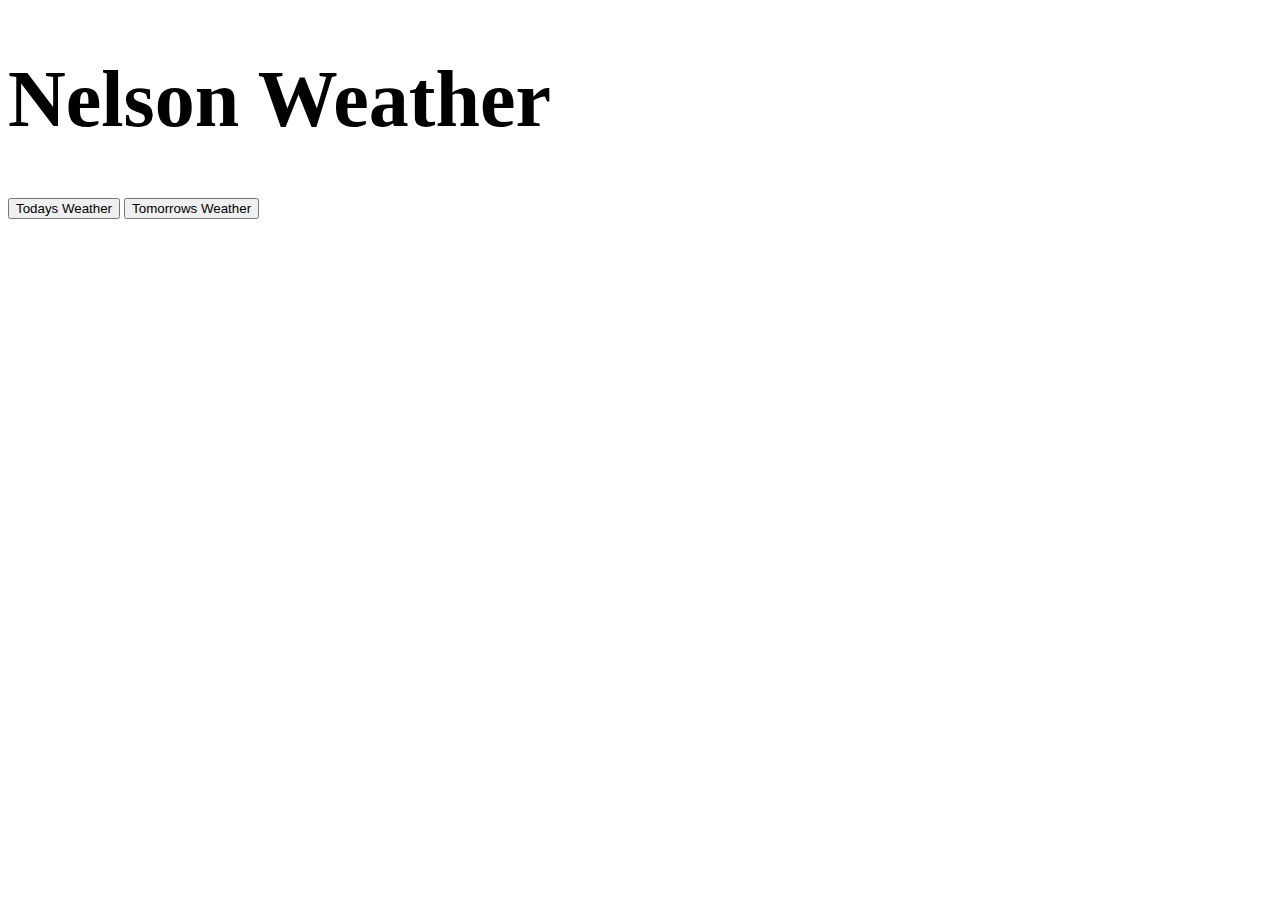
<file: weatherApi.html>
<!DOCTYPE html>
<html lang="en">
<head>
    <meta charset="UTF-8">
    <meta http-equiv="X-UA-Compatible" content="IE=edge">
    <meta name="viewport" content="width=device-width, initial-scale=1.0">
    <title>Document</title>
    <style>
        h1 {
            font-size: 5rem;
        }
        p {
            font-size: 2rem;
        }
    </style>
</head>
<body>
    <h1>Nelson Weather</h1> 
  <div id="weather"></div> 
  <div id="weather2"></div> 
  <button onclick="today()">Todays Weather</button>
  <button onclick="tomorrow()">Tomorrows Weather</button>

    
<!-- We interac with API by making requests to endpoints 
http://mywebsite.com/create

http://mywebsite.com/read 
http://mywebsite.com/update
http://mywebsite.com/delete


http://api.marketstack.com/v1/eod
? access_key = YOUR_ACCESS_KEY 
& symbols = AAPL


http://api.marketstack.com/v1/eod?access_key=7f57b03e875033aa5009c4d7463c73bc&symbols=AAPL -->


<script>


    
    let url = "https://www.7timer.info/bin/civil.php?lon=-117.29&lat=49.4928&unit=metric&output=json";

    
    let response = fetch(url);
    
    fetch(url)
       .then(response => response.json() // fetch must be designed as a javascript promise
       
    //   response.text() // reads response returns text
    //   response.json() // parse the json for you automatically
    //   response.formData() // revisted 
    //   response.blob()
    //   response.arrayBuffer()

        ).then((data) => {
      console.log(data)
      let weatherDiv = document.getElementById("weather")
      let weather = data.dataseries[0].temp2m
      weatherDiv.innerHTML = "<p>last nights temperature: " + weather + "</p>"
    //   weatherDiv.appendChild(weather)
      

      //console.log(data.data[0].open)

    })
      
      
        .catch(
    function(){
      console.log("not found")
    }
    )
    function today(){

    
    let url7Day = "https://www.7timer.info/bin/civillight.php?lon=-123.1&lat=49.2827&unit=metric&output=json"

    let response2 = fetch(url7Day);
    
    fetch(url7Day)
       .then(response2 => response2.json() // fetch must be designed as a javascript promise
       
    //   response.text() // reads response returns text
    //   response.json() // parse the json for you automatically
    //   response.formData() // revisted 
    //   response.blob()
    //   response.arrayBuffer()

        ).then((data) => {
      console.log(data)
      let weatherDiv2 = document.getElementById("weather2")
      let weather2 = data.dataseries[0].weather
      
      weatherDiv2.innerHTML = "<p>todays weather: " + weather2 + "</p>"
    //   weatherDiv.appendChild(weather)
      
        
      //console.log(data.data[0].open)

    })
      
      
        .catch(
    function(){
      console.log("not found")
    }
    )
}
function tomorrow(){

    
let url7Day = "https://www.7timer.info/bin/civillight.php?lon=-123.1&lat=49.2827&unit=metric&output=json"

let response2 = fetch(url7Day);

fetch(url7Day)
   .then(response2 => response2.json() // fetch must be designed as a javascript promise
   
//   response.text() // reads response returns text
//   response.json() // parse the json for you automatically
//   response.formData() // revisted 
//   response.blob()
//   response.arrayBuffer()

    ).then((data) => {
  console.log(data)
  let weatherDiv2 = document.getElementById("weather2")
  
  let weather3 = data.dataseries[1].weather
  weatherDiv2.innerHTML = "<p>tomorrows weather: " + weather3 + "</p>"
//   weatherDiv.appendChild(weather)
  
    
  //console.log(data.data[0].open)

})
  
  
    .catch(
function(){
  console.log("not found")
}
)
}
    </script>
</body>
</html>
</file>
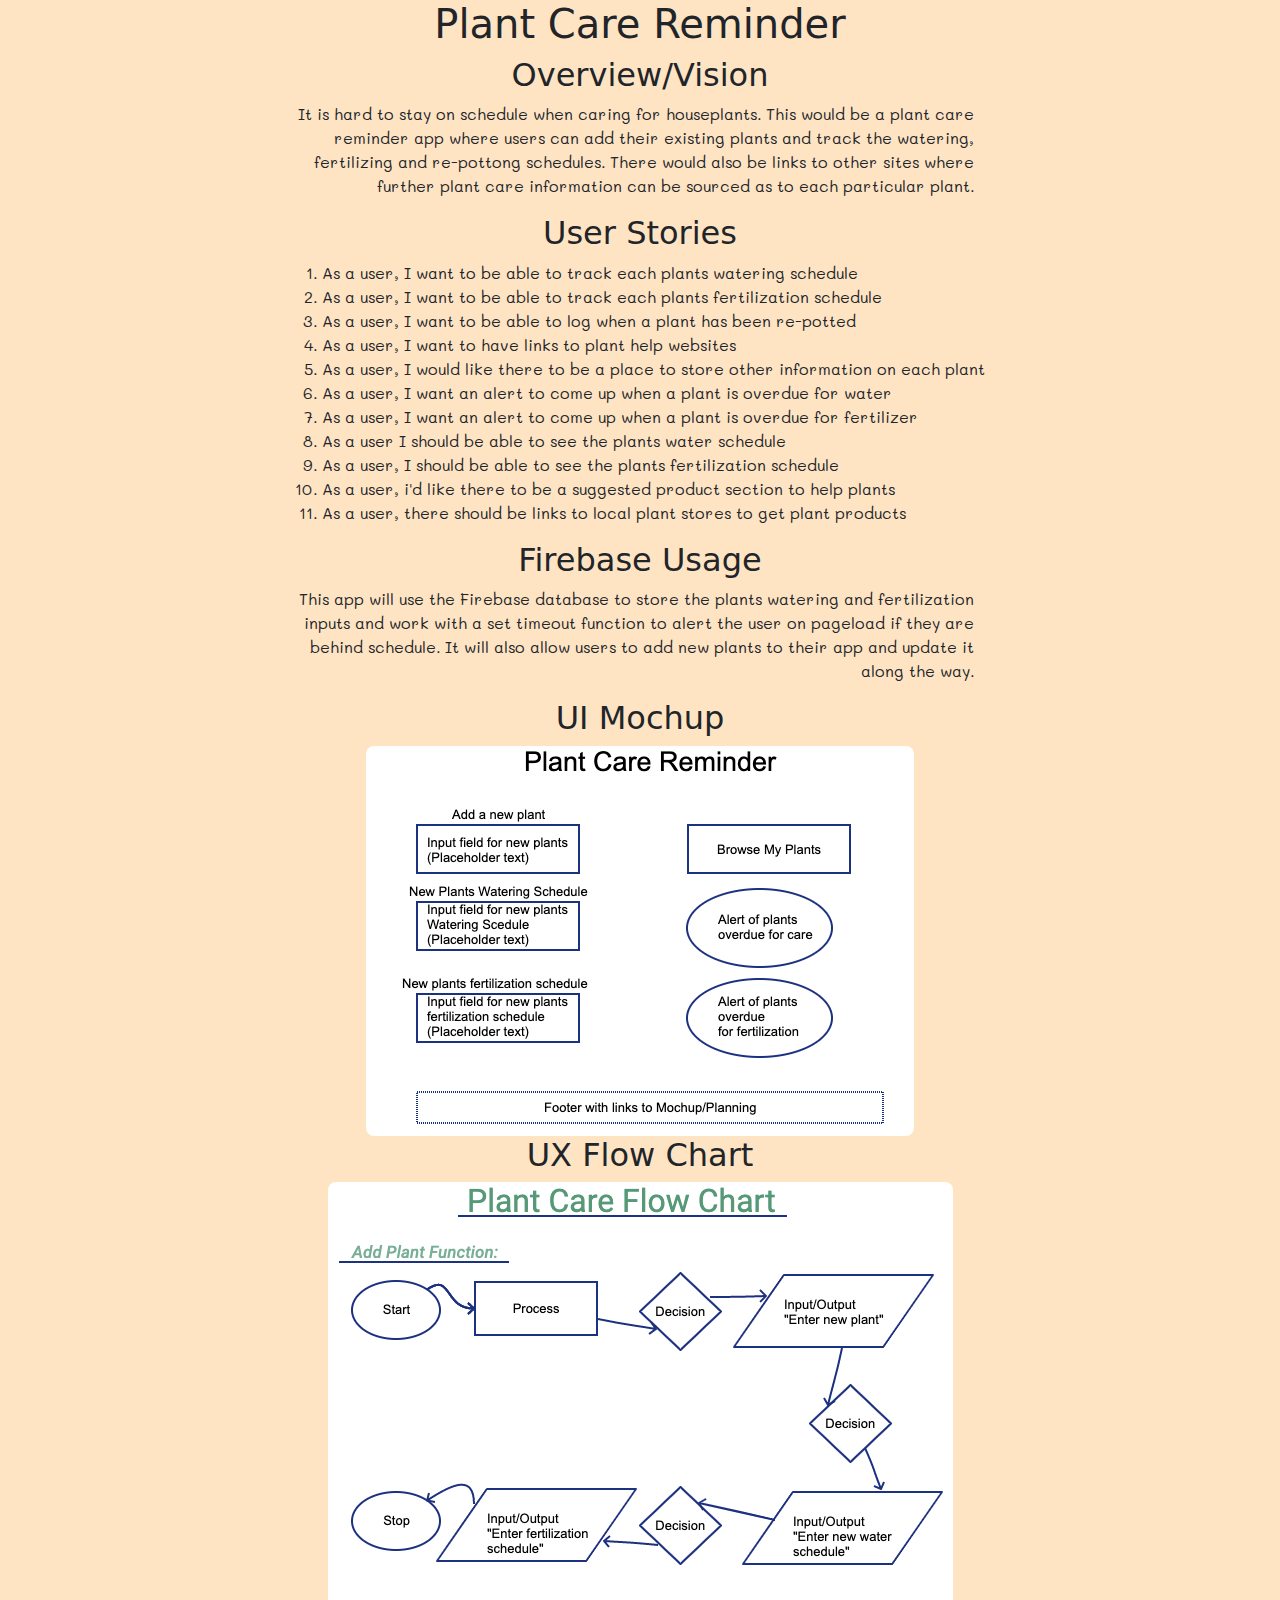
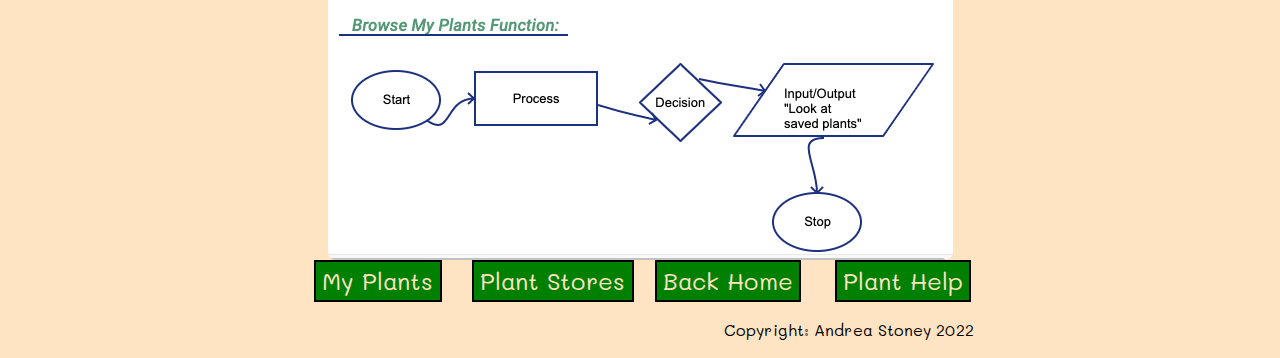
<file: web104finalProject/planning.html>
<!DOCTYPE html>
<html lang="en">

<head>
    <meta charset="UTF-8">
    <meta http-equiv="X-UA-Compatible" content="IE=edge">
    <meta name="viewport" content="width=device-width, initial-scale=1.0">
    <title>Plant Reminder App</title>
    <link rel="stylesheet" href="style.css">

  <link rel="preconnect" href="https://fonts.googleapis.com">
  <link rel="preconnect" href="https://fonts.gstatic.com" crossorigin>
  <link href="https://fonts.googleapis.com/css2?family=Mali:wght@400;700&display=swap" rel="stylesheet">

  <script src="function.js" defer></script>

  <link rel="stylesheet" href="https://cdn.jsdelivr.net/npm/bootstrap@5.2.2/dist/css/bootstrap.min.css">

</head>

<body>
    <h1>Plant Care Reminder</h1>
    <h2>Overview/Vision</h2>
    <p>
        It is hard to stay on schedule when caring for houseplants. This would be a plant care reminder app where users
        can add their existing plants and track the watering, fertilizing and re-pottong schedules. There would also be
        links to other sites where further plant care information can be sourced as to each particular plant.
    </p>
    <h2>User Stories</h2>
    <div class="userStories">

    <ol class="myOl">
        <li>As a user, I want to be able to track each plants watering schedule</li>
        <li>As a user, I want to be able to track each plants fertilization schedule</li>
        <li>As a user, I want to be able to log when a plant has been re-potted</li>
        <li>As a user, I want to have links to plant help websites</li>
        <li>As a user, I would like there to be a place to store other information on each plant</li>
        <li>As a user, I want an alert to come up when a plant is overdue for water</li>
        <li>As a user, I want an alert to come up when a plant is overdue for fertilizer</li>
        <li>As a user I should be able to see the plants water schedule</li>
        <li>As a user, I should be able to see the plants fertilization schedule</li>
        <li>As a user, i'd like there to be a suggested product section to help plants</li>
        <li>As a user, there should be links to local plant stores to get plant products</li>
    </ol>
    </div>
    <h2>Firebase Usage</h2>
    <p>
        This app will use the Firebase database to store the plants watering and fertilization inputs and work with a
        set timeout function to alert the user on pageload if they are behind schedule. It will also allow users to add
        new plants to their app and update it along the way.
    </p>
    <h2>UI Mochup</h2>
    <div class="mochUp">
    <img src="Screen Shot 2022-11-19 at 4.47.32 PM.png" alt="">
    </div>
    <h2>UX Flow Chart</h2>
    <div class="flowChart">
    <img src="Screen Shot 2022-11-19 at 5.38.45 PM.png" alt="">
    </div>
    <footer>
        <ul>
            <li><a href="browsePlants.html"><button>My Plants</button></a></li>
            <li><a href="stores.html"> <button>Plant Stores</button></a></li>
            <li><a href="plant.html"> <button>Back Home</button></a></li>
            <li><a href="help.html"> <button>Plant Help</button></a></li>
        </ul>
        <p><a href="https://www.linkedin.com/in/andrea-stoney-1b8016251/">Copyright: Andrea Stoney 2022</a></p>
    </footer>
   
</body>

</html>
</file>
<file: web104finalProject/style.css>
body {
    background-color: bisque!important;
    font-family: mali;
    margin: auto;
}
html {
    max-width: 700px;
    margin-left: auto;
    margin-right: auto;
    font-family: mali;
}
header h1 {
    font-family: mali;
    font-size: 3rem;
    color: green;
    line-height: 3rem;
    text-align: center;
    background-color: bisque;
    margin: 0;
    padding: 1rem;
}
h1 {
    text-align: center;
}
h2 {
    text-align: center;
    margin-top: 3rem;
    background-color: bisque;
}
h3 {
    font-family: mali;
    text-align: center;
    padding-top: 1rem;
    margin-bottom: 0;
    background-color: bisque;
}
.firstImage {
    max-width: 100%;
    padding-top: 3rem;
    padding-bottom: 2rem;
}

img {
    display: block;
    margin-left: auto;
    margin-right: auto;
    border-radius: 8px;
}
.browseButton {
    text-align: center;
    line-height: 3rem;
    background-color: bisque;
    padding-bottom: 1rem;
}
button {
    font-family: mali;
    color: bisque;
    background-color: green;
    line-height: 3rem;
    text-align: center;
    border: 2px solid black;
}
button2 {
    font-family: mali;
    color: bisque;
    background-color: green;
    font-size: 1.5rem;
    border: 2px solid black;
    text-align: center;
}


button:hover {
    color: green;
    background-color: bisque;
    border: none;
}
button2:hover {
    color: green;
    background-color: bisque;
    border: none;
}
li {
    background-color: bisque;
    font-family: mali;
    margin: 0
}
.mainGrid {
    font-family: mali;
    display: grid;
    grid-template-columns: 1fr 1fr;
    padding-left: 1rem;
    background-color: bisque;
}
.form-group {
    font-size: 2rem;
    background-color: bisque;
}
#exampleFormControlTextarea1 {
   
    line-height: 2rem;
    padding: 1rem;
}
#plantList {
    padding-left: 1rem;
    list-style-type: none;
    background-color: bisque;
}
.fade-in-image { 
    text-align: center;
    animation: fadeIn 5s; 
    background-color: bisque;
}
.fade-in-image2 { 
    text-align: center;
    animation: fadeIn 5s; 
    background-color: bisque;
    padding-top: 1rem;
}

.fade-in-image2 a {
    text-decoration: none;
    color: black;
}
.fade-in-image p {
    margin-bottom: 0;
    text-align: center;
}
.fade-in-image2 a:hover {
    color: green;
}
.fade-in-image3 img  { 
    text-align: center;
    animation: fadeIn 5s; 
    background-color: transparent;
    padding-top: 1rem;
    border-radius: 80%;
}
.fade-in-image3 img:hover {
    transform: scaleX(-1);
  }
@keyframes fadeIn {
    0% { opacity: 0; }
    100% { opacity: 1; }
}
nav {
    display: grid;
    grid-template-columns: 1fr 1fr 1fr;
    margin-left: 1rem;
    margin-right: 1rem;
}
nav a {
    color: black;
    text-decoration: none;
    margin: auto;
    font-family: mali;
}
nav a:hover {
    color: green;
}
.plantStores li a {
    text-decoration: none;
    color: green;
    font-size: 1.5rem;
}
.plantStores li a:hover {
    color: black;
}
.plantStores ul {
    list-style-type: none;
    text-align: center;
}
.helpWebsites li a {
    text-decoration: none;
    color: green;
    font-size: 1.5rem;    
}
.helpWebsites li a:hover {
    color: black;
}
.helpWebsites ul {
    list-style-type: none;
    text-align: center;
}
.helpProducts li a {
    text-decoration: none;
    color: green;
    font-size: 1.5rem;
}
.helpProducts li a:hover {
    color: black;
}
.helpProducts ul {
    list-style-type: none;
    text-align: center;
}
h3 a {
    text-decoration: none;
    color: green;
}
h3 a:hover {
    color: black;
}
ul {
    background-color: bisque;
}

footer {
    background-color: bisque;
    
    
}
footer ul{
    display: grid;
    grid-template-columns: 1fr 1fr 1fr 1fr;
    list-style-type: none;
    text-align: center;
    padding-left: 0;
   
}
footer ul a {
    text-decoration: none;
    color: black;
    font-size: 1.5rem;
    font-family: mali;      
}


p {
    text-align: right;
    font-family: mali;
    padding-right: 1rem;
    margin-bottom: 0;
    background-color: bisque;
    
}
p a {
    text-decoration: none;
    color: black;
}
p a:hover {
    color: green;
}
</file>
